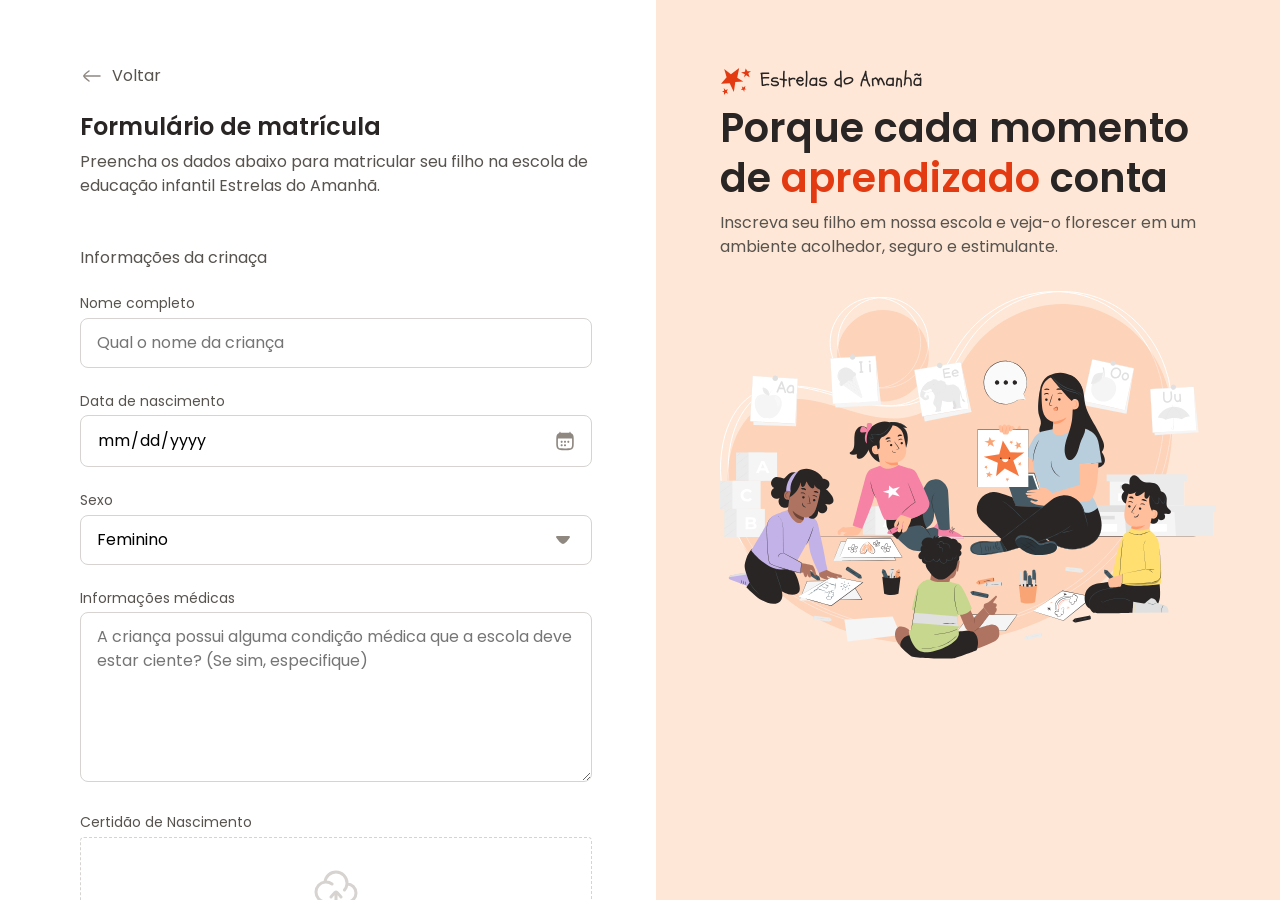
<file: FORMULARIO DE MATRICULA/index.html>
<!DOCTYPE html>
<html lang="pt-BR">
<head>

  <link rel="preconnect" href="https://fonts.googleapis.com">
  <link rel="preconnect" href="https://fonts.gstatic.com" crossorigin>

  <meta charset="UTF-8">
  <meta name="viewport" content="width=device-width, initial-scale=1.0">
  <title>Estrelas do Amanhã</title>

  <link rel="stylesheet" href="styles/index.css">
  <link href="https://fonts.googleapis.com/css2?family=Poppins:ital,wght@0,100;0,200;0,300;0,400;0,500;0,600;0,700;0,800;0,900;1,100;1,200;1,300;1,400;1,500;1,600;1,700;1,800;1,900&display=swap" rel="stylesheet">

</head>
<body>
  <div id="app">
    <main>
      <div class="main-container">
        <div class="back">
          <img src="assets/Icons/arrow-left-02.svg" alt="ìcone de voltar">
          <span>Voltar</span>
        </div>
        
        <h1>Formulário de matrícula</h1>
        <p>Preencha os dados abaixo para matricular seu filho na escola de educação infantil Estrelas do Amanhã.</p>

        <form method="post" enctype="multipart/form-data">
          <fieldset class="child-info">
            <legend>Informações da crinaça</legend>

            <div class="input-wrapper">
              <label for="fullname">Nome completo</label>
              <input 
              id="fullname" name="fullname"
              type="text"
              placeholder="Qual o nome da criança">
            </div>

            <div class="input-wrapper">
              <label for="">Data de nascimento</label>
              <input type="date" id="birth" name="birth" lang="pt-BR">
            </div>

            <div class="select-wrapper">
              <label for="gender">Sexo</label>
              <select name="gender" id="gender">
                <option value="female">Feminino</option>
                <option value="male">Maculino</option>
                <option value="na">Prefiro não responder</option>
              </select>
            </div>

            <div class="textarea-wrapper">
              <label for="medical-info">Informações médicas</label>
              <textarea name="medical-info" id="medical-info"
                cols="30" rows="6"
                placeholder="A criança possui alguma condição médica que a escola deve estar ciente? (Se sim, especifique)"
              ></textarea>
            </div>

            <div class="droparea-wrapper">

              <label for="birth-file">Certidão de Nascimento</label>

              <div class="dropzone">
              <input type="file" id="birth-file" name="birth-file">

              <svg width="48" height="48" viewBox="0 0 48 48" fill="none" xmlns="http://www.w3.org/2000/svg">
<path d="M34.9552 18.0221C34.97 18.022 34.985 18.022 35 18.022C39.9706 18.022 44 22.0588 44 27.0386C44 31.6796 40.5 35.5016 36 36M34.9552 18.0221C34.9848 17.6921 35 17.3579 35 17.0202C35 10.9339 30.0752 6 24 6C18.2465 6 13.5247 10.4253 13.0408 16.0638M34.9552 18.0221C34.7506 20.2952 33.8572 22.3692 32.4856 24.033M13.0408 16.0638C7.96796 16.5475 4 20.8278 4 26.0366C4 30.8834 7.43552 34.9264 12 35.8546M13.0408 16.0638C13.3565 16.0337 13.6765 16.0183 14 16.0183C16.2516 16.0183 18.3295 16.7639 20.001 18.022" stroke="#D6D3D1" stroke-width="3" stroke-linecap="round" stroke-linejoin="round"/>
<path d="M24 26V42M24 26C22.5996 26 19.9831 29.9886 19 31M24 26C25.4004 26 28.017 29.9886 29 31" stroke="#D6D3D1" stroke-width="3" stroke-linecap="round" stroke-linejoin="round"/>
</svg>

              <p>
                Clique aqui para <br>
                selecionar os arquivos
              </p>
              </div>

            </div>

          </fieldset>

          <fieldset class="address">
            <legend>Endereço residencial</legend>

            <div class="input-wrapper">
              <label for="cep">CEP</label>
              <input type="text" id="cep" name="cep">
            </div>
            
            <div class="flex">
              <div class="input-wrapper flex-2">
              <label for="street">Rua</label>
              <input type="text" id="street" name="street"
              value="Rua das Flores" disabled
              >
              </div>

              <div class="input-wrapper flex-1">
              <label for="number">Número</label>
              <input type="number" id="number" name="number">
              </div>
            </div>

            <div class="flex">
              <div class="input-wrapper flex-2">
              <label for="city">Cidade</label>
              <input type="text" id="city" name="city"
              value="São Paulo" disabled
              >
              </div>

              <div class="input-wrapper flex-1">
              <label for="state">Estado</label>
              <input type="text" id="state" name="state" disabled value="SP">
              </div>
            </div>
          </fieldset>

          <fieldset class="gardian"> 
            <legend>Informações do responsável</legend>

            <div class="input-wrapper">
              <label for="gardian">Nome do responsável</label>
              <input type="text" id="gardian" name="gardian">
              <small>Principal responsável legal e contato de emergência</small>
            </div>

            <div class="input-wrapper">
              <label for="phone">Telefone</label>
              <input type="text" id="phone" name="phone" placeholder="(10) 9 8765-4321">
            </div>

            <div class="input-wrapper">
              <label for="mail">Email</label>
              <input type="email" name="mail" id="mail" required>
              <div class="error">
                <img src="assets/Icons/alert-circle.svg" alt="Ícone de alerta vermelho">
                <span>Insira um e-mail válido</span>
              </div>
            </div>
          </fieldset>

          <fieldset class="enroll-options">
            <legend>Opções de matrícula</legend>

            <div class="input-wrapper">
              <label>Selecione o turno de estudo</label>

              <div class="radio-wrapper">
                <div class="radio-inner">
                  <div class="radio-image"></div>
                  <input type="radio" name="study-shift" value="morning" id="morning">
                  <img src="assets/Icons/sun-cloud-02.svg" alt="Ícone de sol com nuvem">
                  <label for="morning">Manhã</label>
                </div>

                <div class="radio-inner">
                  <div class="radio-image"></div>
                  <input type="radio" name="study-shift" value="evening" id="evening">
                  <img src="assets/Icons/sun-02.svg" alt="Ícone de sol">
                  <label for="evening">Tarde</label>
                </div>

              </div>
            </div>

            <div class="input-wrapper">
              <label>Em qual esporte você gostaria de inscrever seu filho?</label>

              <div class="radio-wrapper">
                <div class="radio-inner">
                  <div class="radio-image"></div>
                  <input type="radio" name="sport" id="football">
                  <img src="assets/Icons/football.svg" alt="Ícone de futebol">
                  <label for="football">Futebol</label>
                </div>

                 <div class="radio-inner">
                  <div class="radio-image"></div>
                  <input type="radio" name="sport" id="basketball">
                  <img src="assets/Icons/basketball-02.svg" alt="Ícone de basquete">
                  <label for="basketball">Basquete</label>
                </div>
                
                <div class="radio-inner">
                  <div class="radio-image"></div>
                  <input type="radio" name="sport" id="swimming">
                  <img src="assets/Icons/swimming.svg" alt="Ícone de natação">
                  <label for="swimming">Natação</label>
                </div>

                 <div class="radio-inner">
                  <div class="radio-image"></div>
                  <input type="radio" name="sport" id="yoga">
                  <img src="assets/Icons/yoga-02.svg" alt="Ícone de yoga">
                  <label for="yoga">Yoga</label>
                </div>

                <div class="radio-inner">
                  <div class="radio-image"></div>
                  <input type="radio" name="sport" id="volleyball">
                  <img src="assets/Icons/volleyball.svg" alt="Ícone de yoga">
                  <label for="volleyball">Volei</label>
                </div>

                <div class="radio-inner">
                  <div class="radio-image"></div>
                  <input type="radio" name="sport" id="boxing">
                  <img src="assets/Icons/boxing-glove-01.svg" alt="Ícone de yoga">
                  <label for="boxing">Boxe</label>
                </div>

              </div>
            </div>
          </fieldset>

          <div class="terms-wrapper input-wrapper checkbox-wrapper">
            <div class="checkbox-image"></div>
            <input type="checkbox" name="terms" id="terms">

            <label for="terms">
              Declaro que li e concordo com os <strong>Termos e Condições</strong> e com a <strong>Política de Privacidade</strong> da escola Estrela do Amanhã. 
            </label>
          </div>

          <div class="action-wrapper">
            <button class="btn-secondary" type="button">
              Salvar respostas
            </button>

            <button class="btn-primary" type="submit">
              Fazer matrícula
            </button>
          </div>

        </form>
      </div>
    </main>

    <aside>
      <div class="aside-container">
        <header>
          <img src="assets/Logo.svg" alt="Logo Estrelas do amanhã">
          <h2>Porque cada momento de 
            <span>aprendizado</span> conta</h2>
          <p>
            Inscreva seu filho em nossa escola e veja-o florescer em um ambiente acolhedor, seguro e estimulante.
          </p>
        </header>

        <img src="assets/Illustration.svg" alt="Ilustração de uma professora com crianças prestando atenção">
      </div>
    </aside>
  </div>
</body>
</html>
</file>
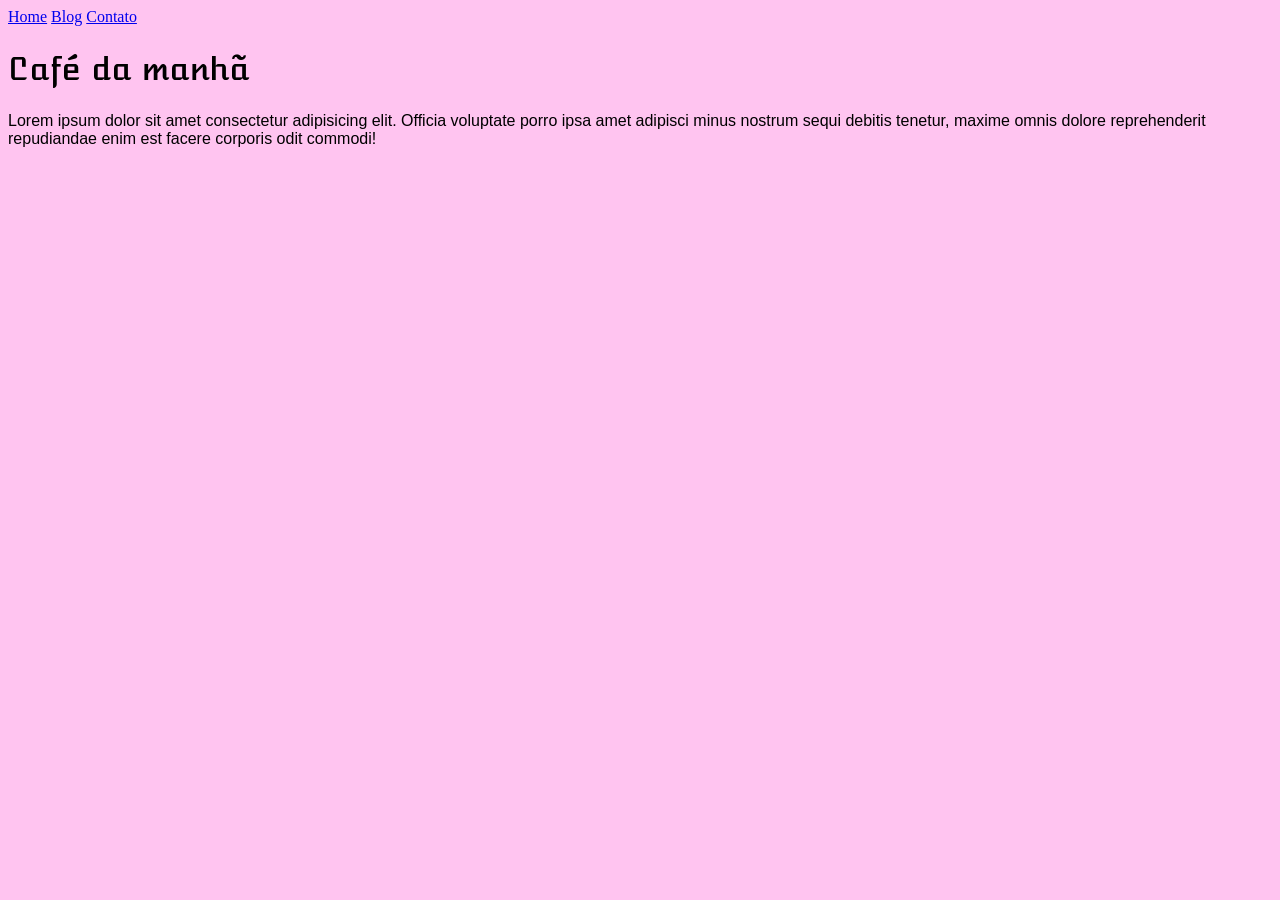
<file: PROJETO 01/index.html>
<!DOCTYPE html>
<html lang="en">
<head>

   <link rel="preconnect" href="https://fonts.googleapis.com">
   <link rel="preconnect" href="https://fonts.gstatic.com" crossorigin>
   <link href="https://fonts.googleapis.com/css2?family=Atomic+Age&display=swap" rel="stylesheet">

    
    <meta charset="UTF-8">
    <meta name="viewport" content="width=device-width, initial-scale=1.0">
    <link rel="stylesheet" href="style.css">
    <title>Document</title>

  
</head>
<body>
    <nav>
    <a href="#home">Home</a>
    <a href="#blog">Blog</a>
    <a href="#contato">Contato</a>
    </nav>
    
<main>
    <h1>Café da manhã</h1>

    <p>
        Lorem ipsum dolor sit amet consectetur adipisicing elit. Officia voluptate porro ipsa amet adipisci minus nostrum sequi debitis tenetur, maxime omnis dolore reprehenderit repudiandae enim est facere corporis odit commodi!
    </p>
</main>
</body>
</html>
</file>
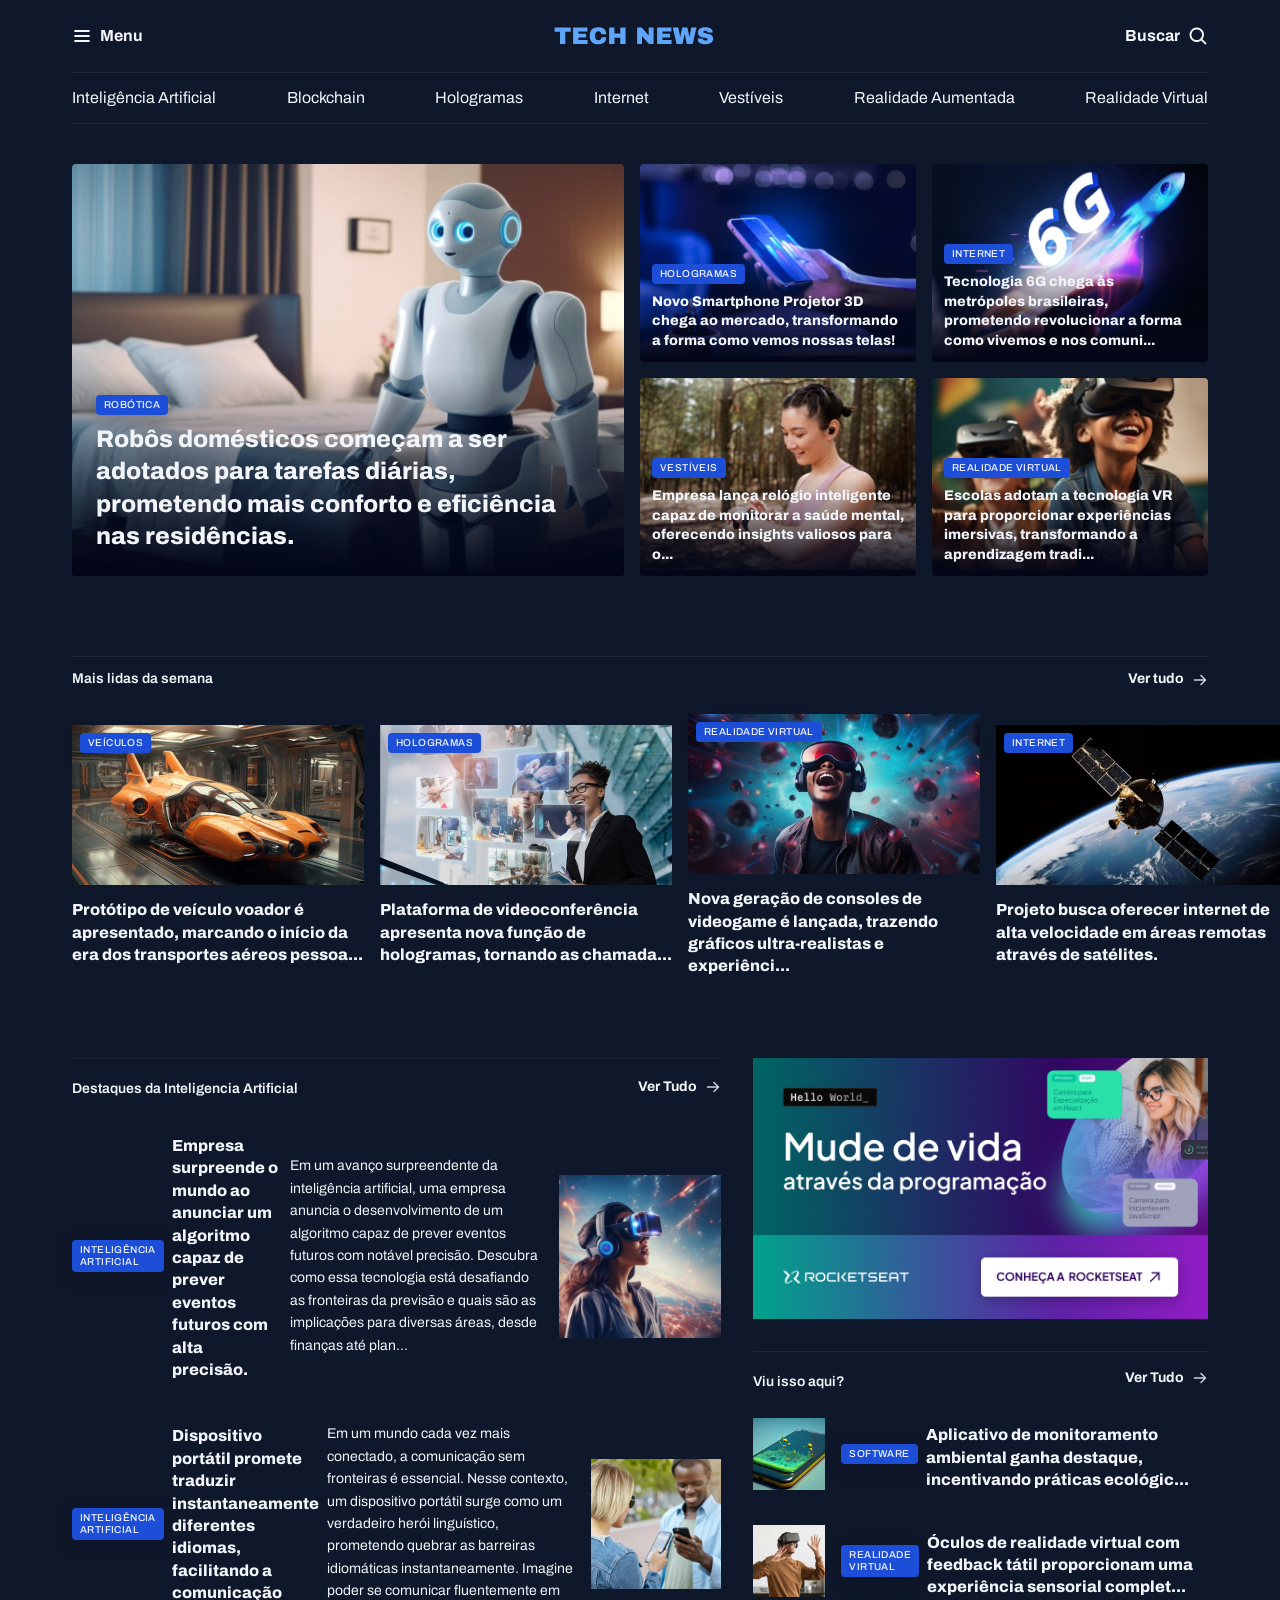
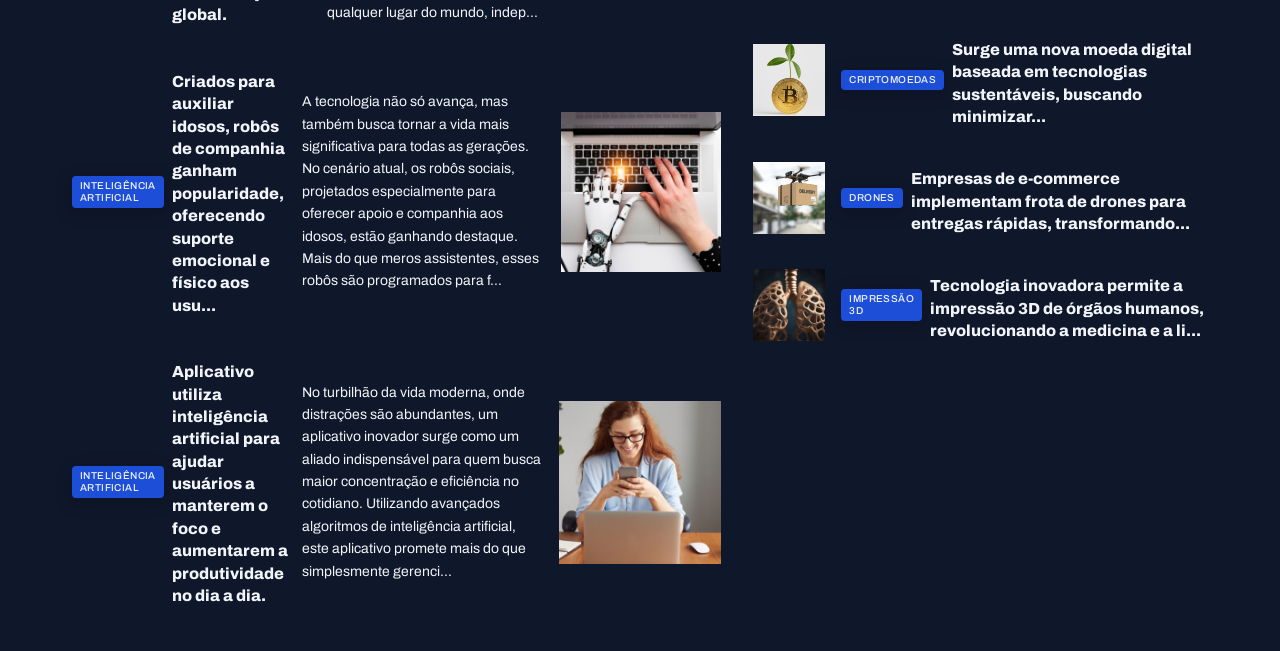
<file: PROJETO PORTAL DE NOTICIAS/index.html>
<!DOCTYPE html>
<html lang="pt-BR">
<head>
<link rel="preconnect" href="https://fonts.googleapis.com">
<link rel="preconnect" href="https://fonts.gstatic.com" crossorigin>

  <meta charset="UTF-8">
  <meta name="viewport" content="width=device-width, initial-scale=1.0">
  <title>Portal de notícias</title>
  <link rel="stylesheet" href="styles/index.css">

  <link href="https://fonts.googleapis.com/css2?family=Archivo:ital,wght@0,100..900;1,100..900&display=swap" rel="stylesheet">
</head>
<body>
  <header class="container">
    <nav id="primary" class="grid grid-flow-col">
      <div>
        <img src="assets/Icons/List.svg" alt="Ícone de menu">
        <strong>Menu</strong>
      </div>
      
      <div>
        <img src="assets/Logo.svg" alt="TecNews logo">
      </div>
      
      <div>
        <strong>Buscar</strong>
        <img src="assets/Icons/MagnifyingGlass.svg" alt="Ícone de lupa para pesquisa">
      </div>
    </nav>

    <nav id="secondary" class="grid grid-flow-col">
      <a href="#">Inteligência Artificial</a>
      <a href="#">Blockchain</a>
      <a href="#">Hologramas</a>
      <a href="#">Internet</a>
      <a href="#">Vestíveis</a>
      <a href="#">Realidade Aumentada</a>
      <a href="#">Realidade Virtual</a>
    </nav>
  </header>

  <main class="grid container">
    <section id="featured" class="grid grid-flow-col gap-16">
      <figure class="card">
        <img src="assets/Images/Image 01.png" alt="">

        <figcaption>
          <span class="content-tag">Robótica</span>
          <h2 class="text-2xl">
            Robôs domésticos começam a ser adotados para tarefas diárias, prometendo mais conforto e eficiência nas residências.</h2>
        </figcaption>
      </figure>

    <div class="grid grid-cols-2 gap-16">
      <figure class="card">
        <img src="assets/Images/Image 02.png" alt="Novo Smartphone Projetor 3D chega ao mercado, transformando a forma como vemos nossas telas!">

        <figcaption>
          <span class="content-tag">Hologramas</span>
          <h2 class="text-lg">
            Novo Smartphone Projetor 3D chega ao mercado, transformando a forma como vemos nossas telas!
          </h2>
        </figcaption>
      </figure>

       <figure class="card">
        <img src="assets/Images/Image 03.png" alt="Tecnologia 6G chega às metrópoles brasileiras, prometendo revolucionar a forma como vivemos e nos comunicamos.">

        <figcaption>
          <span class="content-tag">Internet</span>
          <h2 class="text-lg">
            Tecnologia 6G chega às metrópoles brasileiras, prometendo revolucionar a forma como vivemos e nos comuni...
          </h2>
        </figcaption>
      </figure>

       <figure class="card">
        <img src="assets/Images/Image 04.png" alt="Empresa lança relógio inteligente capaz de monitorar a saúde mental, oferecendo insights valiosos para o bem-estar pessoal.
">

        <figcaption>
          <span class="content-tag">Vestíveis</span>
          <h2 class="text-lg">
            Empresa lança relógio inteligente capaz de monitorar a saúde mental, oferecendo insights valiosos para o...
          </h2>
        </figcaption>
      </figure>

      <figure class="card">
        <img src="assets/Images/Image 05.png" alt="Escolas adotam a tecnologia VR para proporcionar experiências imersivas, transformando a aprendizagem tradicional.">

        <figcaption>
          <span class="content-tag">Realidade Virtual</span>
          <h2 class="text-lg">
            Escolas adotam a tecnologia VR para proporcionar experiências imersivas, transformando a aprendizagem tradi...
          </h2>
        </figcaption>
      </figure>
    </div>
    </section>

    <section id="weekly">
      <header class="grid grid-flow-col">
        <h3>Mais lidas da semana</h3>
        <a href="#" class="grid grid-flow-col">
          <strong>Ver tudo</strong>
          <span></span>
        </a>
      </header>

      <div class="grid gap-16">
        <figure>
          <span class="content-tag">Veículos</span>
          <img src="assets/Images/Image 06.png" alt="">
          <p>
            Protótipo de veículo voador é apresentado, marcando o início da era dos transportes aéreos pessoa...
          </p>
        </figure>

        <figure>
          <span class="content-tag">Hologramas</span>
          <img src="assets/Images/Image 07.png" alt="">
          <p>
            Plataforma de videoconferência apresenta nova função de hologramas, tornando as chamada...
          </p>
        </figure>

        <figure>
          <span class="content-tag">Realidade Virtual</span>
          <img src="assets/Images/Image 08.png" alt="">
          <p>
            Nova geração de consoles de videogame é lançada, trazendo gráficos ultra-realistas e experiênci...
          </p>
        </figure>

        <figure>
          <span class="content-tag">Internet</span>
          <img src="assets/Images/Image 09.png" alt="">
          <p>
            Projeto busca oferecer internet de alta velocidade em áreas remotas através de satélites.
          </p>
        </figure>
      </div>
    </section>

    <section id="ai">
      <header class="grid grid-flow-col">
        <h3>Destaques da Inteligencia Artificial</h3>
        <a href="#" class="grid grid-flow-col">
          <strong>Ver Tudo</strong>
          <span></span>
        </a>
      </header>

      <div class="grid gap-32">
        <article class="grid grid-flow-col gap-16">
          <div>
            <span class="content-tag">Inteligência Artificial</span>
            <h3 class="text-xl">
              Empresa surpreende o mundo ao anunciar um algoritmo capaz de prever eventos futuros com alta precisão.
            </h3>
            <p class="text-sm">
              Em um avanço surpreendente da inteligência artificial, uma empresa anuncia o desenvolvimento de um algoritmo capaz de prever eventos futuros com notável precisão. Descubra como essa tecnologia está desafiando as fronteiras da previsão e quais são as implicações para diversas áreas, desde finanças até plan...
            </p>
          </div>
          <div>
            <img src="assets/Images/Image 10.png" alt="">
          </div>
        </article>

         <article class="grid grid-flow-col gap-16">
          <div>
            <span class="content-tag">Inteligência Artificial</span>
            <h3 class="text-xl">
              Dispositivo portátil promete traduzir instantaneamente diferentes idiomas, facilitando a comunicação global.
            </h3>
            <p class="text-sm">
              Em um mundo cada vez mais conectado, a comunicação sem fronteiras é essencial. Nesse contexto, um dispositivo portátil surge como um verdadeiro herói linguístico, prometendo quebrar as barreiras idiomáticas instantaneamente. Imagine poder se comunicar fluentemente em qualquer lugar do mundo, indep...
            </p>
          </div>
          <div>
            <img src="assets/Images/Image 11.png" alt="">
          </div>
        </article>

         <article class="grid grid-flow-col gap-16">
          <div>
            <span class="content-tag">Inteligência Artificial</span>
            <h3 class="text-xl">
              Criados para auxiliar idosos, robôs de companhia ganham popularidade, oferecendo suporte emocional e físico aos usu...
            </h3>
            <p class="text-sm">
              A tecnologia não só avança, mas também busca tornar a vida mais significativa para todas as gerações. No cenário atual, os robôs sociais, projetados especialmente para oferecer apoio e companhia aos idosos, estão ganhando destaque. Mais do que meros assistentes, esses robôs são programados para f...
            </p>
          </div>
          <div>
            <img src="assets/Images/Image 12.png" alt="">
          </div>
        </article>

         <article class="grid grid-flow-col gap-16">
          <div>
            <span class="content-tag">Inteligência Artificial</span>
            <h3 class="text-xl">
              Aplicativo utiliza inteligência artificial para ajudar usuários a manterem o foco e aumentarem a produtividade no dia a dia.
            </h3>
            <p class="text-sm">
              No turbilhão da vida moderna, onde distrações são abundantes, um aplicativo inovador surge como um aliado indispensável para quem busca maior concentração e eficiência no cotidiano. Utilizando avançados algoritmos de inteligência artificial, este aplicativo promete mais do que simplesmente gerenci...
          </div>
          <div>
            <img src="assets/Images/Image 13.png" alt="">
          </div>
        </article>
      </div>
    </section>
    
    <aside>
      <div id="ads">
        <img src="assets/Ads.png" alt="">
      </div>

      <section id="more">
        <header class="grid grid-flow-col">
        <h3>Viu isso aqui?</h3>
        <a href="#" class="grid grid-flow-col">
          <strong>Ver Tudo</strong>
          <span></span>
        </a>
      </header>

      <div class="grid gap-32">
        <article class="grid grid-flow-col gap-16">
          <div>
            <img src="assets/Images/Image 14.png" alt="Aplicativo de monitoramento ambiental ganha destaque, incentivando práticas ecológicas e promovendo a conscientização.">
          </div>
          <div>
            <span class="content-tag">Software</span>
            <h3 class="text-xl">
              Aplicativo de monitoramento ambiental ganha destaque, incentivando práticas ecológic...
            </h3>
          </div>
        </article>

        <article class="grid grid-flow-col gap-16">
          <div>
            <img src="assets/Images/Image 15.png" alt="Óculos de realidade virtual com feedback tátil proporcionam uma experiência sensorial completa, imergindo usuários em ambientes digitais.">
          </div>
          <div>
            <span class="content-tag">Realidade Virtual</span>
            <h3 class="text-xl">
              Óculos de realidade virtual com feedback tátil proporcionam uma experiência sensorial complet...
            </h3>
          </div>
        </article>

        <article class="grid grid-flow-col gap-16">
          <div>
            <img src="assets/Images/Image 16.png" alt="Surge uma nova moeda digital baseada em tecnologias sustentáveis, buscando minimizar o impacto ambiental associado à mineração de criptomoedas.">
          </div>
          <div>
            <span class="content-tag">Criptomoedas</span>
            <h3 class="text-xl">
              Surge uma nova moeda digital baseada em tecnologias sustentáveis, buscando minimizar...
            </h3>
          </div>
        </article>

        <article class="grid grid-flow-col gap-16">
          <div>
            <img src="assets/Images/Image 17.png" alt="Empresas de e-commerce implementam frota de drones para entregas rápidas, transformando o cenário do comércio online.">
          </div>
          <div>
            <span class="content-tag">Drones</span>
            <h3 class="text-xl">
              Empresas de e-commerce implementam frota de drones para entregas rápidas, transformando...
            </h3>
          </div>
        </article>

        <article class="grid grid-flow-col gap-16">
          <div>
            <img src="assets/Images/Image 18.png" alt="Tecnologia inovadora permite a impressão 3D de órgãos humanos, revolucionando a medicina e a lista de espera por transplantes.">
          </div>
          <div>
            <span class="content-tag">Impressão 3D</span>
            <h3 class="text-xl">
              Tecnologia inovadora permite a impressão 3D de órgãos humanos, revolucionando a medicina e a li...
            </h3>
          </div>
          
        </article>
      </div>
      </section>
    </aside>
  </main>
</body>
</html>
</file>
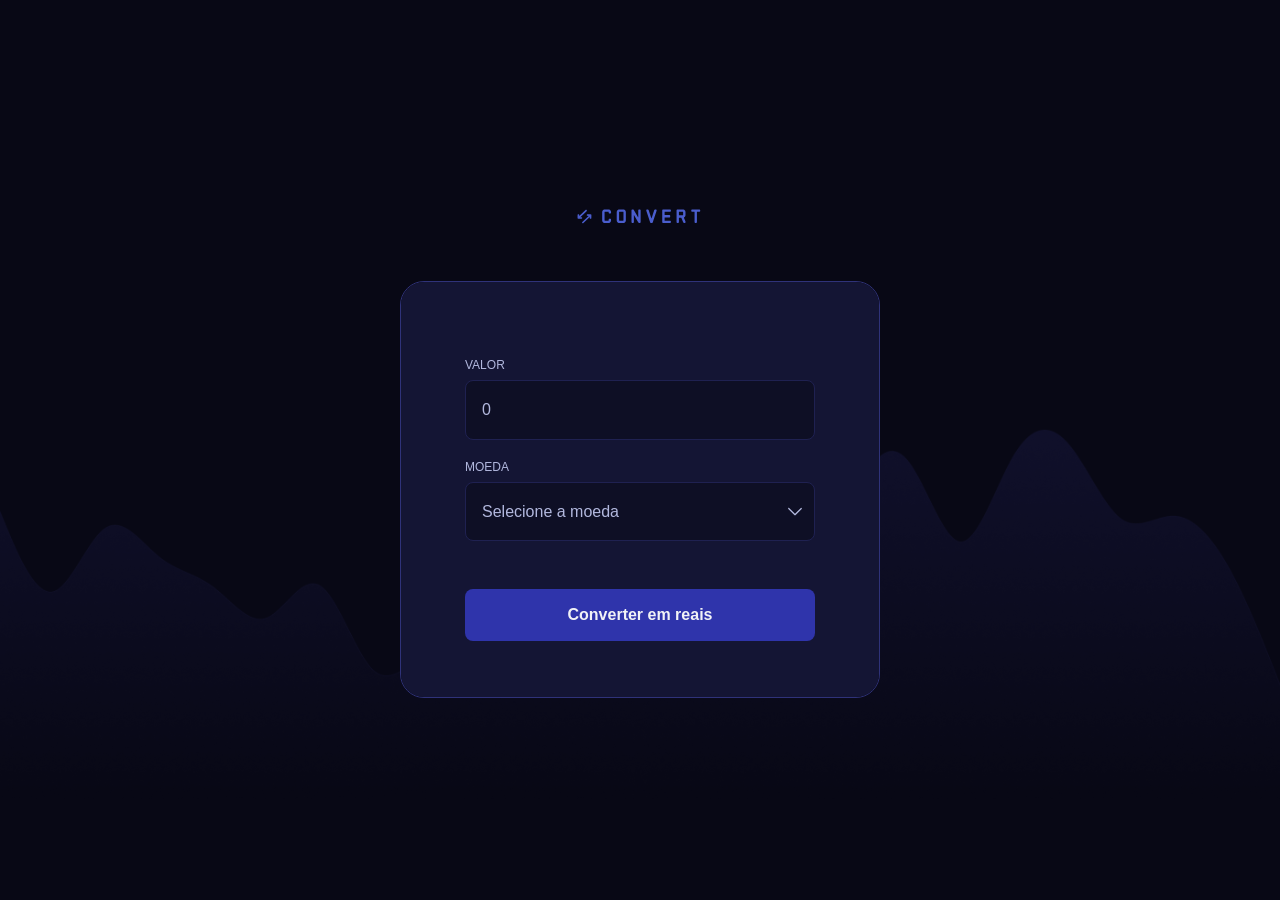
<file: JAVASCRIPT/convert/index.html>
<!DOCTYPE html>
<html lang="en">
  <head>
    <meta charset="UTF-8" />
    <meta name="viewport" content="width=device-width, initial-scale=1.0" />

    <link rel="preconnect" href="https://fonts.googleapis.com" />
    <link rel="preconnect" href="https://fonts.gstatic.com" crossorigin />

    <link
      href="https://fonts.googleapis.com/css2?family=IBM+Plex+Mono&family=Roboto:wght@400;500;700&display=swap"
      rel="stylesheet"
    />

    <link rel="stylesheet" href="styles.css" />

    <title>Convert</title>
  </head>
  <body>
    <img src="./img/logo.svg" alt="Convert logo" />

    <main>
      <form>
        <label for="amount">valor</label>
        <input type="text" name="amount" id="amount" placeholder="0" required />

        <label for="currency">moeda</label>
        <select name="currency" id="currency" required>
          <option value="" disabled selected hidden>Selecione a moeda</option>
          <option value="USD">Dólar Americano</option>
          <option value="EUR">Euro</option>
          <option value="GBP">Libra Esterlina</option>
        </select>

        <button type="submit">Converter em reais</button>
      </form>

      <footer>
        <span id="description">US$ 1 = R$ 4,86</span>
        <h1 id="result">486,00 Reais</h1>
      </footer>
    </main>

    <script src="scripts.js"></script>
  </body>
</html>
</file>
<file: FORMULARIO DE MATRICULA/styles/index.css>
@import url(global.css);
@import url(layout.css);
@import url(forms.css);
</file>
<file: PROJETO 01/style.css>
body {
    background-color: rgb(255, 196, 240);
}

p{
    font-family: "Roboto", sans-serif;
  font-weight: 300; 
}

h1{
 font-family: "Atomic Age", system-ui;
  font-weight: 400;
  font-style: normal
}
</file>
<file: PROJETO PORTAL DE NOTICIAS/styles/index.css>
@import url(global.css);
@import url(utility.css);
@import url(header.css);
@import url(sections.css);
</file>
<file: JAVASCRIPT/convert/styles.css>
* {
  margin: 0;
  padding: 0;
  box-sizing: border-box;
}

:root {
  font-family: "Inter", sans-serif;
  font-size: 16px;
}

::-webkit-scrollbar {
  width: 8px;
}

::-webkit-scrollbar-track {
  background-color: #1f2151;
}

::-webkit-scrollbar-thumb {
  background-color: #2f3279;
}

body {
  width: 100%;
  height: 100vh;

  background-image: url("./img/bg.png");
  background-size: contain;

  display: flex;
  align-items: center;
  justify-content: center;
  flex-direction: column;

  gap: 3.12rem;

  color: #f1f2f6;
}

main {
  width: 480px;
  border-radius: 1.5rem;

  border: 1px solid #2f3279;
  overflow-y: hidden;
}

form {
  background-color: #141534;

  display: flex;
  flex-direction: column;

  padding: 3.5rem 4rem;
}

label {
  font-size: 0.75rem;
  color: #b2b8de;
  text-transform: uppercase;
  margin-bottom: 0.5rem;
  margin-top: 1.25rem;
}

input,
select {
  outline: 0;

  color: #f1f2f6;
  border: 1px solid #1f2151;
  border-radius: 0.5rem;

  background-color: #0e0f25;
  padding: 1.25rem 1rem;

  font-family: "Inter", sans-serif;
  font-size: 1rem;
}

select {
  -moz-appearance: none;
  -webkit-appearance: none;
  appearance: none;

  background: url("./img/chevron-down.svg") no-repeat;
  background-position: calc(100% - 0.75rem) center !important;
  background-color: #0e0f25;

  cursor: pointer;
  font-size: 1rem;
}

input::placeholder,
select:invalid,
option {
  color: #b2b8de;
}

input:focus,
select:focus {
  border: 1px solid #4a5dcd;
}

button {
  height: 3.25rem;

  background-color: #2f34ab;

  border: none;
  border-radius: 0.5rem;

  color: #f1f2f6;

  font-family: "Inter", sans-serif;
  font-size: 1rem;
  font-weight: 600;
  cursor: pointer;
  transition: background-color 0.2s;

  margin-top: 3rem;
  outline: 0;
}

button:hover {
  background-color: #4a5dcd;
}

button:focus {
  outline: 1.5px solid #4a5dcd;
}

footer {
  background-color: #1f2151;
  padding: 2.5rem;
  max-height: 196px;

  text-align: center;
  display: none;

  overflow-y: scroll;
}

.show-result {
  display: block;
}

footer span {
  color: #7d8dec;
  font-size: 1rem;
  font-family: "IBM Plex Mono", monospace;
  margin-bottom: 0.5rem;
  line-height: 1.25rem;
}

footer h1 {
  color: #f1f2f6;
  font-weight: 700;
  font-size: 2rem;
  line-height: 3rem;
  word-break: break-all;
}
</file>
